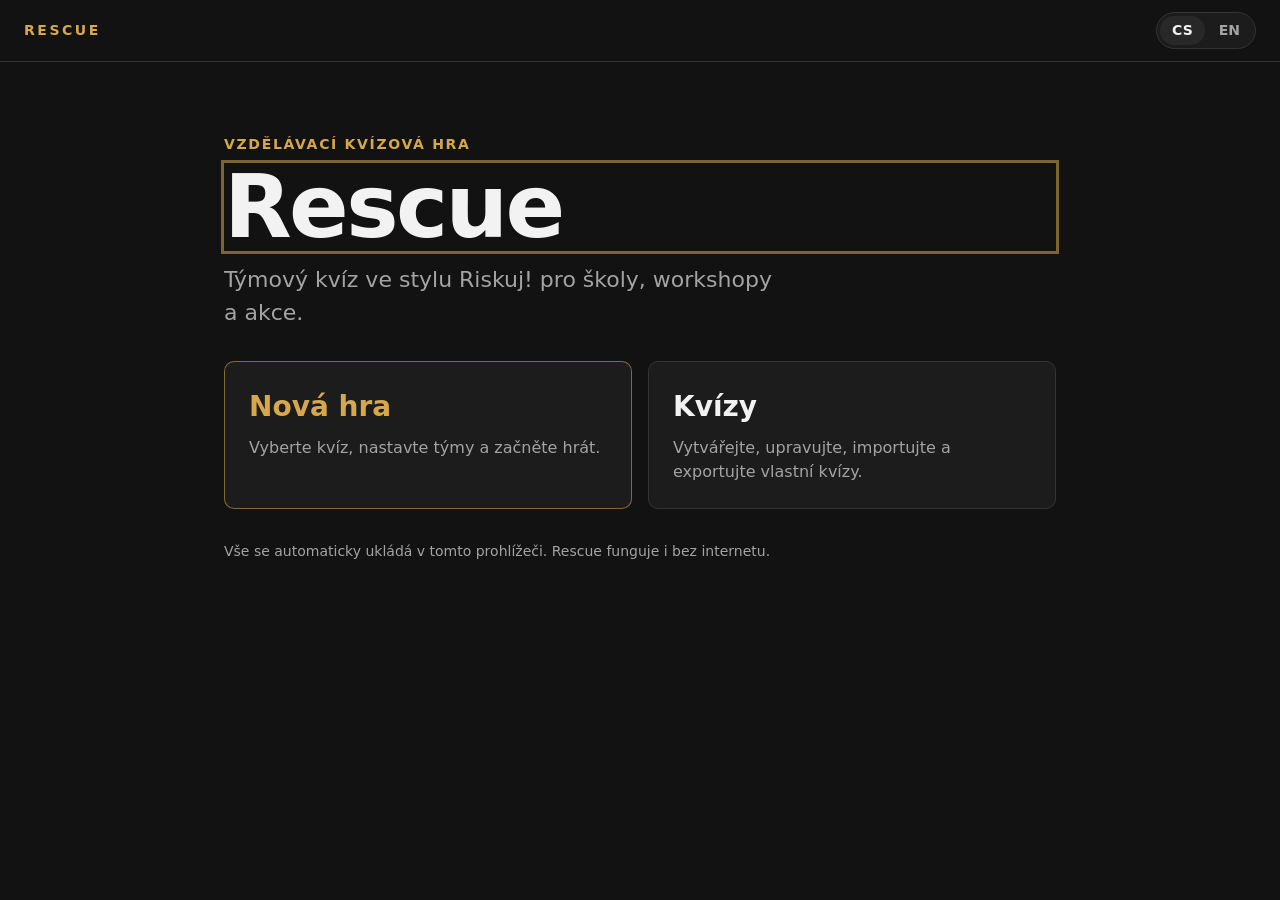
<file: index.html>
<!DOCTYPE html>
<html lang="cs">
<head>
  <meta charset="UTF-8">
  <meta name="viewport" content="width=device-width, initial-scale=1">
  <meta name="color-scheme" content="dark">
  <title>Rescue</title>
  <link rel="icon" href="data:image/svg+xml,%3Csvg xmlns='http://www.w3.org/2000/svg' viewBox='0 0 32 32'%3E%3Crect width='32' height='32' rx='6' fill='%23121212'/%3E%3Ctext x='16' y='23' font-family='Arial,sans-serif' font-size='20' font-weight='700' text-anchor='middle' fill='%23D6A84B'%3ER%3C/text%3E%3C/svg%3E">
  <link rel="stylesheet" href="css/base.css">
  <link rel="stylesheet" href="css/game.css">
  <link rel="stylesheet" href="css/editor.css">
</head>
<body>
  <header class="app-header">
    <span class="brand" aria-hidden="true">Rescue</span>
    <div id="language-switch" class="lang-switch" role="group"></div>
  </header>

  <p id="storage-warning" class="storage-warning" role="alert" hidden></p>

  <!-- Every screen is one <section>. Only one is visible at a time (see js/app.js). -->
  <main id="app">
    <!-- Shown only if the app's files could not be loaded or started (js/app.js hides it on a
         successful start). Styled inline so it is readable even when the CSS files are missing. -->
    <div id="startup-problem" style="max-width:640px;margin:3rem auto;padding:1.5rem;border:1px solid #D6A84B;border-radius:10px;background:#1C1C1C;color:#F2F2F2;font-family:system-ui,sans-serif;line-height:1.5">
      <p style="margin:0 0 .75rem;font-size:1.25rem;font-weight:700;color:#D6A84B">Aplikace se nespustila / The app did not start</p>
      <p style="margin:0 0 .75rem">Nejčastější příčina: soubor <b>index.html</b> byl otevřen přímo ze ZIP archivu nebo bez ostatních souborů. Klikněte na stažený ZIP pravým tlačítkem, zvolte <b>Extrahovat vše</b> a pak otevřete <b>index.html</b> v rozbalené složce. Vedle něj musí být složky <b>css</b>, <b>js</b>, <b>lang</b> a <b>data</b>.</p>
      <p style="margin:0 0 .75rem">Most common cause: <b>index.html</b> was opened directly from the ZIP file or without the other files. Right-click the downloaded ZIP, choose <b>Extract All</b>, then open <b>index.html</b> in the extracted folder. The folders <b>css</b>, <b>js</b>, <b>lang</b> and <b>data</b> must be next to it.</p>
      <p id="startup-problem-details" style="margin:0;font-family:monospace;font-size:.85rem;color:#A3A3A3;white-space:pre-wrap"></p>
    </div>

    <section id="screen-menu" class="screen" hidden></section>
    <section id="screen-setup" class="screen" hidden></section>
    <section id="screen-game" class="screen" hidden></section>
    <section id="screen-results" class="screen" hidden></section>
    <section id="screen-quizzes" class="screen" hidden></section>
    <section id="screen-editor" class="screen" hidden></section>
    <section id="screen-preview" class="screen" hidden></section>
  </main>

  <dialog id="dialog" class="dialog"></dialog>
  <div id="toast-region" class="toast-region" aria-live="polite"></div>

  <noscript>Rescue needs JavaScript to run. / Rescue potřebuje ke spuštění JavaScript.</noscript>

  <!-- Collects technical details for the startup message above, in case something fails. -->
  <script>
    window.addEventListener('error', function (event) {
      var details = document.getElementById('startup-problem-details');
      if (!details) return;
      var source = event.target && (event.target.src || event.target.href);
      details.textContent += (source ? 'Could not load: ' + source : 'Error: ' + event.message) + '\n';
    }, true);
  </script>

  <!-- Order matters: translations and data first, then logic, then screens, then start-up. -->
  <script src="lang/cs.js"></script>
  <script src="lang/en.js"></script>
  <script src="data/preset-quizzes.js"></script>
  <script src="js/quiz.js"></script>
  <script src="js/game.js"></script>
  <script src="js/storage.js"></script>
  <script src="js/i18n.js"></script>
  <script src="js/ui-common.js"></script>
  <script src="js/ui-game.js"></script>
  <script src="js/ui-editor.js"></script>
  <script src="js/app.js"></script>
</body>
</html>
</file>
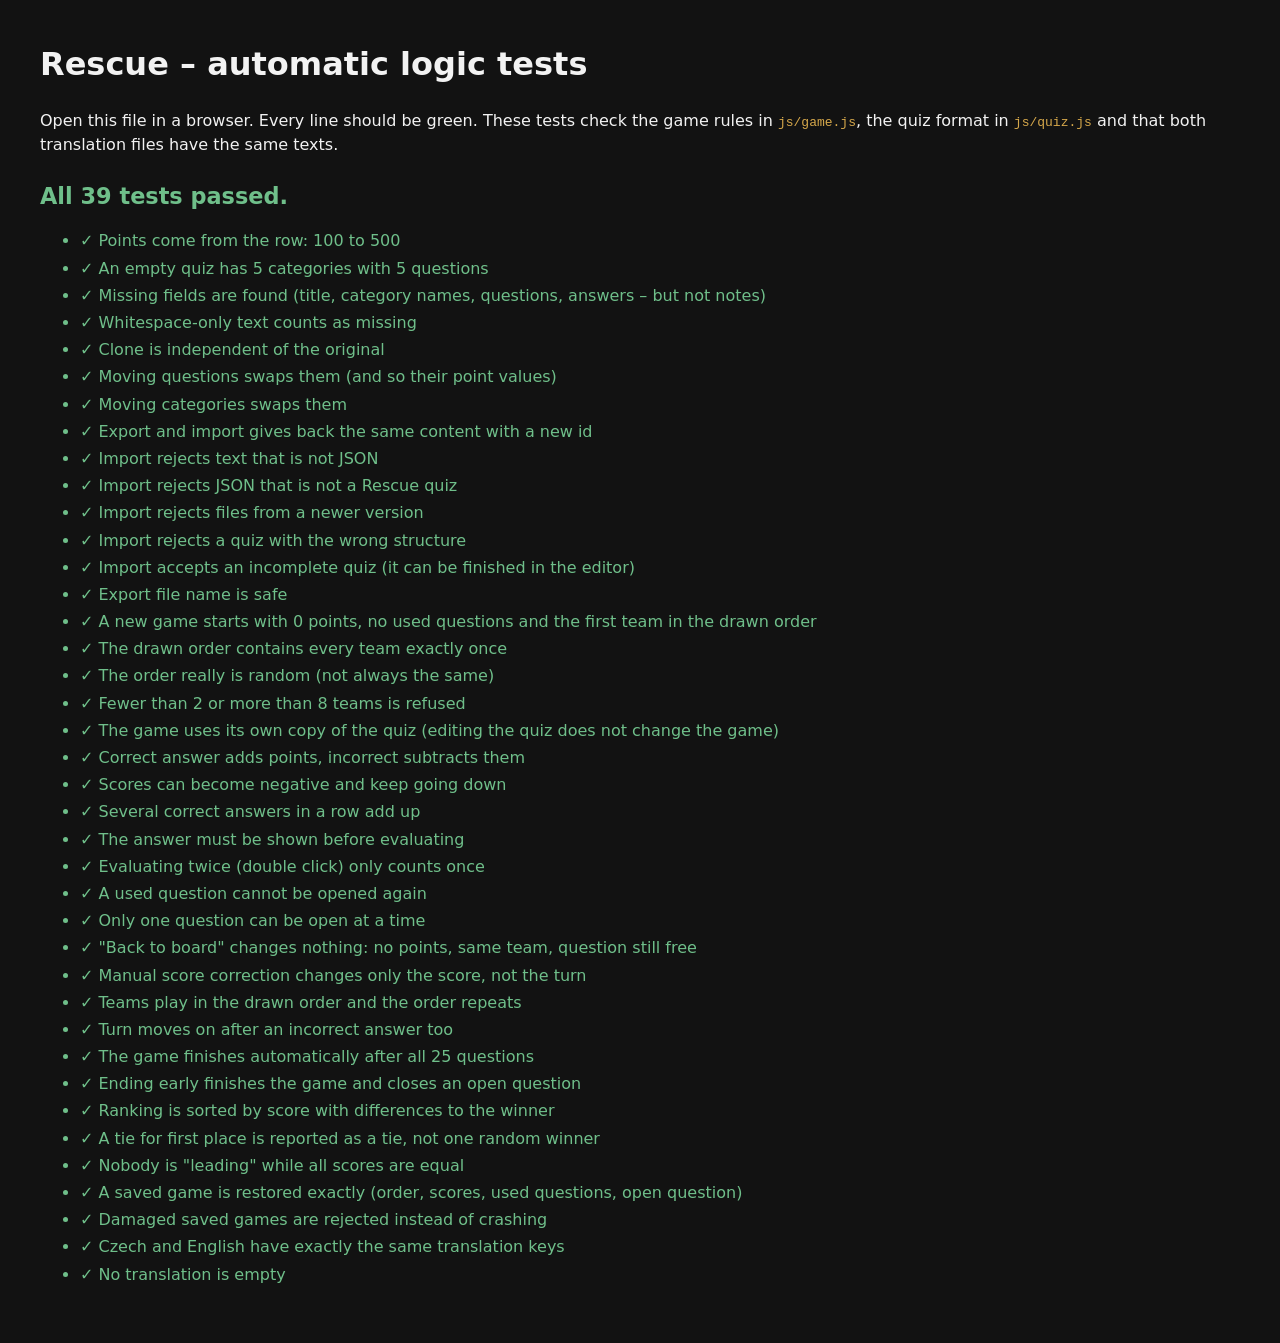
<file: tests.html>
<!DOCTYPE html>
<html lang="en">
<head>
  <meta charset="UTF-8">
  <meta name="viewport" content="width=device-width, initial-scale=1">
  <title>Rescue – logic tests</title>
  <style>
    body { background: #121212; color: #F2F2F2; font-family: system-ui, sans-serif; padding: 2rem; line-height: 1.5; }
    h1 { margin-top: 0; }
    .pass { color: #6FBF8A; }
    .fail { color: #E0806F; font-weight: 700; }
    #summary { font-size: 1.4rem; font-weight: 700; margin-bottom: 1rem; }
    li { margin: 0.2rem 0; }
    code { color: #D6A84B; }
  </style>
</head>
<body>
  <h1>Rescue – automatic logic tests</h1>
  <p>Open this file in a browser. Every line should be green. These tests check the game rules in
     <code>js/game.js</code>, the quiz format in <code>js/quiz.js</code> and that both translation files have the same texts.</p>
  <p id="summary">Running…</p>
  <ul id="results"></ul>

  <script src="lang/cs.js"></script>
  <script src="lang/en.js"></script>
  <script src="js/quiz.js"></script>
  <script src="js/game.js"></script>
  <script>
    const results = [];

    function test(name, fn) {
      try {
        fn();
        results.push({ name, ok: true });
      } catch (error) {
        results.push({ name, ok: false, message: error.message });
      }
    }

    function assertEqual(actual, expected, label) {
      const a = JSON.stringify(actual);
      const e = JSON.stringify(expected);
      if (a !== e) throw new Error((label || 'value') + ': expected ' + e + ' but got ' + a);
    }

    function assert(condition, label) {
      if (!condition) throw new Error(label || 'assertion failed');
    }

    // A complete quiz for testing.
    function makeQuiz() {
      const quiz = Quiz.createEmpty('en');
      quiz.title = 'Test quiz';
      quiz.categories.forEach((category, c) => {
        category.name = 'Category ' + c;
        category.questions.forEach((q, r) => {
          q.question = 'Q ' + c + '-' + r;
          q.answer = 'A ' + c + '-' + r;
        });
      });
      return quiz;
    }

    // A "random" function that always gives the same results, so the drawn order is predictable.
    function fixedRandom(values) {
      let i = 0;
      return () => values[i++ % values.length];
    }

    // Opens, reveals and evaluates one question.
    function play(state, cat, row, correct) {
      assert(Game.openQuestion(state, cat, row), 'question ' + cat + '-' + row + ' should open');
      assert(Game.revealAnswer(state), 'answer should be revealed');
      return Game.evaluateAnswer(state, correct);
    }

    // ---------- Quiz format ----------

    test('Points come from the row: 100 to 500', () => {
      assertEqual([0, 1, 2, 3, 4].map(Quiz.pointsForRow), [100, 200, 300, 400, 500]);
    });

    test('An empty quiz has 5 categories with 5 questions', () => {
      const quiz = Quiz.createEmpty();
      assertEqual(quiz.categories.length, 5);
      assert(quiz.categories.every(c => c.questions.length === 5));
    });

    test('Missing fields are found (title, category names, questions, answers – but not notes)', () => {
      assertEqual(Quiz.findMissingFields(Quiz.createEmpty()).length, 1 + 5 + 25 + 25);
      assertEqual(Quiz.findMissingFields(makeQuiz()).length, 0);
      assert(Quiz.isComplete(makeQuiz()));
    });

    test('Whitespace-only text counts as missing', () => {
      const quiz = makeQuiz();
      quiz.categories[2].questions[3].answer = '   ';
      assertEqual(Quiz.findMissingFields(quiz), [{ field: 'answer', cat: 2, row: 3 }]);
    });

    test('Clone is independent of the original', () => {
      const quiz = makeQuiz();
      const copy = Quiz.clone(quiz);
      copy.categories[0].questions[0].question = 'changed';
      assertEqual(quiz.categories[0].questions[0].question, 'Q 0-0');
    });

    test('Moving questions swaps them (and so their point values)', () => {
      const quiz = makeQuiz();
      Quiz.swapQuestions(quiz, 1, 0, 1);
      assertEqual(quiz.categories[1].questions[0].question, 'Q 1-1');
      assertEqual(quiz.categories[1].questions[1].question, 'Q 1-0');
      assert(!Quiz.swapQuestions(quiz, 1, 4, 5), 'cannot move past the last row');
    });

    test('Moving categories swaps them', () => {
      const quiz = makeQuiz();
      Quiz.swapCategories(quiz, 0, 1);
      assertEqual(quiz.categories[0].name, 'Category 1');
      assert(!Quiz.swapCategories(quiz, 0, -1), 'cannot move before the first category');
    });

    // ---------- Export / import ----------

    test('Export and import gives back the same content with a new id', () => {
      const quiz = makeQuiz();
      quiz.categories[0].questions[0].note = 'Note with "quotes" and čeština';
      const result = Quiz.parseImport(Quiz.toExportText(quiz));
      assert(result.quiz, 'import should succeed');
      assertEqual(result.quiz.categories, quiz.categories);
      assertEqual(result.quiz.title, quiz.title);
      assert(result.quiz.id !== quiz.id, 'imported quiz gets a new id');
    });

    test('Import rejects text that is not JSON', () => {
      assertEqual(Quiz.parseImport('hello').error, 'import.errorNotJson');
    });

    test('Import rejects JSON that is not a Rescue quiz', () => {
      assertEqual(Quiz.parseImport('{"name":"x"}').error, 'import.errorWrongFormat');
      assertEqual(Quiz.parseImport('[1,2,3]').error, 'import.errorWrongFormat');
    });

    test('Import rejects files from a newer version', () => {
      assertEqual(Quiz.parseImport('{"format":"rescue-quiz","formatVersion":99,"quiz":{}}').error, 'import.errorNewerVersion');
    });

    test('Import rejects a quiz with the wrong structure', () => {
      const file = JSON.parse(Quiz.toExportText(makeQuiz()));
      file.quiz.categories.pop();
      assertEqual(Quiz.parseImport(JSON.stringify(file)).error, 'import.errorStructure');
    });

    test('Import accepts an incomplete quiz (it can be finished in the editor)', () => {
      const result = Quiz.parseImport(Quiz.toExportText(Quiz.createEmpty()));
      assert(result.quiz && !Quiz.isComplete(result.quiz));
    });

    test('Export file name is safe', () => {
      const quiz = makeQuiz();
      quiz.title = 'Klima & Energie: Příliš žluťoučký kůň!';
      assertEqual(Quiz.exportFileName(quiz), 'rescue-klima-energie-prilis-zlutoucky-kun.json');
    });

    // ---------- Starting a game ----------

    test('A new game starts with 0 points, no used questions and the first team in the drawn order', () => {
      const state = Game.createGame(makeQuiz(), ['A', 'B', 'C']);
      assertEqual(state.teams.map(t => t.score), [0, 0, 0]);
      assertEqual(state.usedQuestions, []);
      assertEqual(state.status, 'playing');
      assertEqual(Game.currentTeamIndex(state), state.turnOrder[0]);
    });

    test('The drawn order contains every team exactly once', () => {
      for (let n = 2; n <= 8; n++) {
        const order = Game.randomOrder(n);
        assertEqual([...order].sort((a, b) => a - b), Array.from({ length: n }, (_, i) => i), n + ' teams');
      }
    });

    test('The order really is random (not always the same)', () => {
      const seen = new Set();
      for (let i = 0; i < 200; i++) seen.add(Game.randomOrder(4).join(','));
      assert(seen.size > 10, 'only ' + seen.size + ' different orders in 200 draws');
    });

    test('Fewer than 2 or more than 8 teams is refused', () => {
      let failed = 0;
      try { Game.createGame(makeQuiz(), ['A']); } catch (e) { failed++; }
      try { Game.createGame(makeQuiz(), ['1', '2', '3', '4', '5', '6', '7', '8', '9']); } catch (e) { failed++; }
      assertEqual(failed, 2);
    });

    test('The game uses its own copy of the quiz (editing the quiz does not change the game)', () => {
      const quiz = makeQuiz();
      const state = Game.createGame(quiz, ['A', 'B']);
      quiz.categories[0].questions[0].question = 'edited later';
      assertEqual(state.quiz.categories[0].questions[0].question, 'Q 0-0');
    });

    // ---------- Scoring ----------

    test('Correct answer adds points, incorrect subtracts them', () => {
      const state = Game.createGame(makeQuiz(), ['A', 'B'], fixedRandom([0]));
      const first = Game.currentTeamIndex(state);
      play(state, 0, 2, true);   // +300
      const second = Game.currentTeamIndex(state);
      play(state, 0, 3, false);  // -400
      assertEqual(state.teams[first].score, 300);
      assertEqual(state.teams[second].score, -400);
    });

    test('Scores can become negative and keep going down', () => {
      const state = Game.createGame(makeQuiz(), ['A', 'B']);
      const team = Game.currentTeamIndex(state);
      play(state, 0, 0, false);  // team −100
      play(state, 1, 0, true);   // other team
      play(state, 0, 4, false);  // team −500
      assertEqual(state.teams[team].score, -600);
    });

    test('Several correct answers in a row add up', () => {
      const state = Game.createGame(makeQuiz(), ['A', 'B']);
      const team = Game.currentTeamIndex(state);
      play(state, 0, 0, true);   // team +100
      play(state, 1, 0, false);  // other
      play(state, 0, 1, true);   // team +200
      play(state, 1, 1, false);  // other
      play(state, 0, 2, true);   // team +300
      assertEqual(state.teams[team].score, 600);
    });

    test('The answer must be shown before evaluating', () => {
      const state = Game.createGame(makeQuiz(), ['A', 'B']);
      Game.openQuestion(state, 0, 0);
      assertEqual(Game.evaluateAnswer(state, true), null);
      assertEqual(state.teams.map(t => t.score), [0, 0]);
    });

    test('Evaluating twice (double click) only counts once', () => {
      const state = Game.createGame(makeQuiz(), ['A', 'B']);
      const team = Game.currentTeamIndex(state);
      play(state, 0, 0, true);
      assertEqual(Game.evaluateAnswer(state, true), null);
      assertEqual(state.teams[team].score, 100);
      assertEqual(state.turnIndex, 1);
    });

    test('A used question cannot be opened again', () => {
      const state = Game.createGame(makeQuiz(), ['A', 'B']);
      play(state, 2, 2, true);
      assert(!Game.openQuestion(state, 2, 2));
      assert(Game.isQuestionUsed(state, 2, 2));
    });

    test('Only one question can be open at a time', () => {
      const state = Game.createGame(makeQuiz(), ['A', 'B']);
      assert(Game.openQuestion(state, 0, 0));
      assert(!Game.openQuestion(state, 1, 1));
    });

    test('"Back to board" changes nothing: no points, same team, question still free', () => {
      const state = Game.createGame(makeQuiz(), ['A', 'B']);
      const team = Game.currentTeamIndex(state);
      Game.openQuestion(state, 0, 0);
      Game.revealAnswer(state);
      Game.closeQuestion(state);
      assertEqual(state.teams.map(t => t.score), [0, 0]);
      assertEqual(Game.currentTeamIndex(state), team);
      assert(!Game.isQuestionUsed(state, 0, 0));
      assert(Game.openQuestion(state, 0, 0));
    });

    test('Manual score correction changes only the score, not the turn', () => {
      const state = Game.createGame(makeQuiz(), ['A', 'B', 'C']);
      const team = Game.currentTeamIndex(state);
      assert(Game.setScore(state, 1, 750));
      assertEqual(state.teams[1].score, 750);
      assertEqual(Game.currentTeamIndex(state), team);
      assert(!Game.setScore(state, 1, 1.5), 'decimals refused');
      assert(!Game.setScore(state, 1, NaN), 'NaN refused');
      assert(Game.setScore(state, 1, -200), 'negative allowed');
    });

    // ---------- Turn order ----------

    test('Teams play in the drawn order and the order repeats', () => {
      const state = Game.createGame(makeQuiz(), ['A', 'B', 'C', 'D']);
      const order = [...state.turnOrder];
      const played = [];
      for (let i = 0; i < 9; i++) {
        played.push(Game.currentTeamIndex(state));
        play(state, Math.floor(i / 5), i % 5, i % 2 === 0);
      }
      assertEqual(played, [...order, ...order, order[0]]);
      assertEqual(state.turnOrder, order, 'order never changes');
    });

    test('Turn moves on after an incorrect answer too', () => {
      const state = Game.createGame(makeQuiz(), ['A', 'B']);
      const first = Game.currentTeamIndex(state);
      play(state, 0, 0, false);
      assert(Game.currentTeamIndex(state) !== first);
    });

    // ---------- Game end and ranking ----------

    test('The game finishes automatically after all 25 questions', () => {
      const state = Game.createGame(makeQuiz(), ['A', 'B', 'C']);
      for (let c = 0; c < 5; c++) {
        for (let r = 0; r < 5; r++) {
          assertEqual(state.status, 'playing');
          play(state, c, r, true);
        }
      }
      assertEqual(state.status, 'finished');
      assertEqual(state.usedQuestions.length, 25);
      const total = state.teams.reduce((sum, t) => sum + t.score, 0);
      assertEqual(total, 5 * (100 + 200 + 300 + 400 + 500));
    });

    test('Ending early finishes the game and closes an open question', () => {
      const state = Game.createGame(makeQuiz(), ['A', 'B']);
      Game.openQuestion(state, 0, 0);
      Game.finishGame(state);
      assertEqual(state.status, 'finished');
      assertEqual(state.openQuestion, null);
      assert(!Game.openQuestion(state, 1, 1), 'no questions after the end');
    });

    test('Ranking is sorted by score with differences to the winner', () => {
      const state = Game.createGame(makeQuiz(), ['A', 'B', 'C']);
      state.teams[0].score = 300;
      state.teams[1].score = 900;
      state.teams[2].score = -100;
      const ranking = Game.getRanking(state);
      assertEqual(ranking.rows.map(r => r.name), ['B', 'A', 'C']);
      assertEqual(ranking.rows.map(r => r.rank), [1, 2, 3]);
      assertEqual(ranking.rows.map(r => r.behind), [0, 600, 1000]);
      assertEqual(ranking.winners, [1]);
      assertEqual(ranking.isTie, false);
    });

    test('A tie for first place is reported as a tie, not one random winner', () => {
      const state = Game.createGame(makeQuiz(), ['A', 'B', 'C', 'D']);
      state.teams[0].score = 500;
      state.teams[1].score = 500;
      state.teams[2].score = 200;
      state.teams[3].score = 200;
      const ranking = Game.getRanking(state);
      assertEqual(ranking.isTie, true);
      assertEqual(ranking.winners.sort(), [0, 1]);
      assertEqual(ranking.rows.map(r => r.rank), [1, 1, 3, 3]);
    });

    test('Nobody is "leading" while all scores are equal', () => {
      const state = Game.createGame(makeQuiz(), ['A', 'B', 'C']);
      assertEqual(Game.leadingTeams(state), []);
      state.teams[2].score = 100;
      assertEqual(Game.leadingTeams(state), [2]);
      state.teams[0].score = 100;
      assertEqual(Game.leadingTeams(state), [0, 2]);
    });

    // ---------- Saving and restoring ----------

    test('A saved game is restored exactly (order, scores, used questions, open question)', () => {
      const state = Game.createGame(makeQuiz(), ['A', 'B', 'C']);
      play(state, 0, 0, true);
      play(state, 3, 4, false);
      Game.openQuestion(state, 2, 1);
      Game.revealAnswer(state);
      const restored = Game.validateState(JSON.parse(JSON.stringify(state)));
      assert(restored, 'state should be valid');
      assertEqual(restored.turnOrder, state.turnOrder);
      assertEqual(restored.teams, state.teams);
      assertEqual(restored.turnIndex, state.turnIndex);
      assertEqual(restored.usedQuestions, state.usedQuestions);
      assertEqual(restored.openQuestion, { cat: 2, row: 1, answerRevealed: true });
      assertEqual(Game.currentTeamIndex(restored), Game.currentTeamIndex(state));
    });

    test('Damaged saved games are rejected instead of crashing', () => {
      const good = Game.createGame(makeQuiz(), ['A', 'B']);
      const broken = [
        null, 42, {}, { ...good, version: 2 },
        { ...good, turnOrder: [0, 0] },
        { ...good, teams: [{ name: 'A', score: 'x' }, { name: 'B', score: 0 }] },
        { ...good, usedQuestions: [{ cat: 9, row: 0, team: 0 }] },
        { ...good, quiz: { categories: [] } },
        { ...good, status: 'weird' }
      ];
      broken.forEach((data, i) => assertEqual(Game.validateState(data), null, 'case ' + i));
    });

    // ---------- Translations ----------

    test('Czech and English have exactly the same translation keys', () => {
      const cs = Object.keys(TRANSLATIONS.cs.strings).sort();
      const en = Object.keys(TRANSLATIONS.en.strings).sort();
      const onlyCs = cs.filter(k => !en.includes(k));
      const onlyEn = en.filter(k => !cs.includes(k));
      assert(onlyCs.length === 0 && onlyEn.length === 0,
        'only in cs: ' + onlyCs.join(', ') + ' | only in en: ' + onlyEn.join(', '));
    });

    test('No translation is empty', () => {
      for (const lang of ['cs', 'en']) {
        const empty = Object.entries(TRANSLATIONS[lang].strings).filter(([, v]) => !v.trim()).map(([k]) => k);
        assertEqual(empty, [], lang);
      }
    });

    // ---------- Show results ----------

    const failed = results.filter(r => !r.ok);
    const summary = document.getElementById('summary');
    summary.textContent = failed.length === 0
      ? 'All ' + results.length + ' tests passed.'
      : failed.length + ' of ' + results.length + ' tests FAILED.';
    summary.className = failed.length === 0 ? 'pass' : 'fail';
    document.getElementById('results').append(...results.map(r => {
      const li = document.createElement('li');
      li.className = r.ok ? 'pass' : 'fail';
      li.textContent = (r.ok ? '✓ ' : '✗ ') + r.name + (r.ok ? '' : ' — ' + r.message);
      return li;
    }));
    window.testResults = { total: results.length, failed: failed.map(f => f.name + ': ' + f.message) };
  </script>
</body>
</html>
</file>
<file: css/base.css>
/* base.css
   The design system: colours, typography, buttons, form fields, panels, dialogs and notifications.
   All colours and sizes are CSS variables defined in :root – change them here and the whole app follows. */

:root {
  /* Palette */
  --color-bg: #121212;
  --color-surface: #1C1C1C;
  --color-elevated: #282828;
  --color-border: #333333;
  --color-border-strong: #4A4A4A;
  --color-text: #F2F2F2;
  --color-text-muted: #A3A3A3;      /* slightly lighter than #999 for better contrast on #282828 */
  --color-accent: #D6A84B;
  --color-accent-strong: #E4B95E;
  --color-accent-soft: rgba(214, 168, 75, 0.14);
  --color-on-accent: #141414;
  --color-correct: #6FBF8A;
  --color-incorrect: #E0806F;
  --color-warning: #E0B45A;

  /* Typography: system fonts only, so the app works offline with nothing to download */
  --font: system-ui, -apple-system, "Segoe UI", Roboto, "Helvetica Neue", Arial, sans-serif;
  --text-sm: 0.875rem;
  --text-base: 1rem;
  --text-lg: 1.125rem;
  --text-xl: 1.375rem;
  --text-2xl: 1.75rem;
  --text-3xl: 2.25rem;

  /* Spacing, shapes, motion */
  --space-1: 0.25rem;
  --space-2: 0.5rem;
  --space-3: 0.75rem;
  --space-4: 1rem;
  --space-5: 1.5rem;
  --space-6: 2rem;
  --space-7: 3rem;
  --radius: 10px;
  --radius-sm: 6px;
  --transition: 150ms ease;
  --focus-ring: 0 0 0 3px rgba(214, 168, 75, 0.55);
}

*, *::before, *::after { box-sizing: border-box; }

html { -webkit-text-size-adjust: 100%; }

body {
  margin: 0;
  min-height: 100vh;
  background: var(--color-bg);
  color: var(--color-text);
  font-family: var(--font);
  font-size: var(--text-base);
  line-height: 1.5;
  -webkit-font-smoothing: antialiased;
}

h1, h2, h3, p { margin: 0; }
h1 { font-size: var(--text-3xl); font-weight: 700; letter-spacing: -0.01em; line-height: 1.15; }
h2 { font-size: var(--text-xl); font-weight: 650; line-height: 1.25; }
h1:focus { outline: none; }

button, input, select, textarea { font: inherit; color: inherit; }

[hidden] { display: none !important; }

:focus-visible { outline: none; box-shadow: var(--focus-ring); }

.visually-hidden {
  position: absolute; width: 1px; height: 1px; padding: 0; margin: -1px;
  overflow: hidden; clip: rect(0 0 0 0); white-space: nowrap; border: 0;
}

@media (prefers-reduced-motion: reduce) {
  *, *::before, *::after { transition: none !important; animation: none !important; }
}

/* ---------- App header ---------- */

.app-header {
  display: flex; align-items: center; justify-content: space-between;
  padding: var(--space-3) var(--space-5);
  border-bottom: 1px solid var(--color-border);
  background: var(--color-bg);
}
.brand {
  font-weight: 700; letter-spacing: 0.18em; text-transform: uppercase;
  font-size: var(--text-sm); color: var(--color-accent);
}
.lang-switch {
  display: inline-flex; padding: 3px; gap: 2px;
  background: var(--color-surface); border: 1px solid var(--color-border); border-radius: 999px;
}
.lang-button {
  min-width: 2.75rem; padding: var(--space-1) var(--space-3);
  border: 0; border-radius: 999px; background: transparent; color: var(--color-text-muted);
  font-size: var(--text-sm); font-weight: 600; cursor: pointer;
  transition: background var(--transition), color var(--transition);
}
.lang-button:hover { color: var(--color-text); }
.lang-button.is-active { background: var(--color-elevated); color: var(--color-text); }

.storage-warning {
  margin: 0; padding: var(--space-3) var(--space-5);
  background: rgba(224, 180, 90, 0.12); color: var(--color-warning);
  border-bottom: 1px solid rgba(224, 180, 90, 0.35); font-size: var(--text-sm);
}

/* ---------- Page layout ---------- */

.page { max-width: 1200px; margin: 0 auto; padding: var(--space-6) var(--space-5) var(--space-7); }
.page-narrow { max-width: 820px; }
.page-header {
  display: flex; flex-wrap: wrap; align-items: flex-start; justify-content: space-between;
  gap: var(--space-4); margin-bottom: var(--space-5);
}
.page-header-actions { display: flex; flex-wrap: wrap; align-items: center; gap: var(--space-2); }
.page-lead { margin-top: var(--space-2); color: var(--color-text-muted); max-width: 60ch; }
.page-eyebrow {
  font-size: var(--text-sm); font-weight: 600; letter-spacing: 0.08em; text-transform: uppercase;
  color: var(--color-accent); margin-bottom: var(--space-1);
}
.page-actions { display: flex; flex-wrap: wrap; justify-content: flex-end; gap: var(--space-3); margin-top: var(--space-5); }

.panel {
  background: var(--color-surface);
  border: 1px solid var(--color-border);
  border-radius: var(--radius);
  padding: var(--space-5);
}
.panel + .panel { margin-top: var(--space-4); }
.panel-heading { font-size: var(--text-lg); margin-bottom: var(--space-3); }
.panel-hint { color: var(--color-text-muted); font-size: var(--text-sm); }
.panel > .panel-hint { margin-bottom: var(--space-3); }

/* ---------- Buttons ---------- */

.btn {
  display: inline-flex; align-items: center; justify-content: center; gap: var(--space-2);
  min-height: 2.75rem; padding: var(--space-2) var(--space-4);
  border: 1px solid transparent; border-radius: var(--radius-sm);
  font-weight: 600; line-height: 1.2; white-space: nowrap; cursor: pointer;
  transition: background var(--transition), border-color var(--transition), color var(--transition);
}
.btn:disabled { opacity: 0.4; cursor: not-allowed; }
.btn-large { min-height: 3.25rem; padding: var(--space-3) var(--space-6); font-size: var(--text-lg); }

.btn-primary { background: var(--color-accent); color: var(--color-on-accent); }
.btn-primary:hover:not(:disabled) { background: var(--color-accent-strong); }

.btn-secondary { background: var(--color-elevated); border-color: var(--color-border-strong); }
.btn-secondary:hover:not(:disabled) { border-color: var(--color-text-muted); }

.btn-ghost { background: transparent; color: var(--color-text-muted); border-color: var(--color-border); }
.btn-ghost:hover:not(:disabled) { color: var(--color-text); border-color: var(--color-border-strong); }

.btn-danger { background: var(--color-incorrect); color: var(--color-on-accent); }
.btn-danger:hover:not(:disabled) { filter: brightness(1.08); }
.btn-danger-text { color: var(--color-incorrect); }

.btn-correct { background: transparent; color: var(--color-correct); border: 2px solid var(--color-correct); }
.btn-correct:hover:not(:disabled) { background: rgba(111, 191, 138, 0.14); }
.btn-incorrect { background: transparent; color: var(--color-incorrect); border: 2px solid var(--color-incorrect); }
.btn-incorrect:hover:not(:disabled) { background: rgba(224, 128, 111, 0.14); }

/* ---------- Form fields ---------- */

.field { display: flex; flex-direction: column; gap: var(--space-1); min-width: 0; }
.field-label { font-size: var(--text-sm); font-weight: 600; color: var(--color-text); }
.field-optional { font-weight: 400; color: var(--color-text-muted); }
.field-hint { font-size: var(--text-sm); color: var(--color-text-muted); }

.input {
  width: 100%; padding: var(--space-2) var(--space-3);
  background: var(--color-bg); color: var(--color-text);
  border: 1px solid var(--color-border-strong); border-radius: var(--radius-sm);
  transition: border-color var(--transition);
}
.input:hover { border-color: var(--color-text-muted); }
.input:focus { outline: none; border-color: var(--color-accent); box-shadow: var(--focus-ring); }
.input::placeholder { color: #6E6E6E; }
textarea.input { resize: vertical; min-height: 2.75rem; line-height: 1.45; }
select.input { min-height: 2.75rem; }
.input.is-missing { border-color: var(--color-warning); background: rgba(224, 180, 90, 0.06); }

.form-error { color: var(--color-incorrect); font-weight: 600; min-height: 1.5em; margin-top: var(--space-4); }

/* ---------- Tags and notices ---------- */

.tag {
  display: inline-flex; align-items: center;
  padding: 2px var(--space-2); border-radius: 999px;
  font-size: 0.75rem; font-weight: 600; letter-spacing: 0.02em;
  background: var(--color-elevated); color: var(--color-text-muted); border: 1px solid var(--color-border-strong);
}
.tag-accent { background: var(--color-accent-soft); color: var(--color-accent); border-color: rgba(214, 168, 75, 0.45); }
.tag-ok { color: var(--color-correct); border-color: rgba(111, 191, 138, 0.45); }
.tag-warning { color: var(--color-warning); border-color: rgba(224, 180, 90, 0.45); }

.notice {
  display: flex; flex-wrap: wrap; align-items: center; justify-content: space-between; gap: var(--space-3);
  padding: var(--space-3) var(--space-4); border-radius: var(--radius-sm);
  background: var(--color-elevated); border: 1px solid var(--color-border-strong);
}
.notice-ok { border-color: rgba(111, 191, 138, 0.45); color: var(--color-correct); }
.notice-warning { border-color: rgba(224, 180, 90, 0.45); }
.notice-warning p { color: var(--color-warning); }

/* ---------- Choice list (radio cards) ---------- */

.choice-list { display: flex; flex-direction: column; gap: var(--space-2); }
.choice {
  display: flex; align-items: flex-start; gap: var(--space-3);
  padding: var(--space-3) var(--space-4); cursor: pointer;
  border: 1px solid var(--color-border-strong); border-radius: var(--radius-sm);
  transition: border-color var(--transition), background var(--transition);
}
.choice:hover { border-color: var(--color-text-muted); }
.choice:has(input:checked) { border-color: var(--color-accent); background: var(--color-accent-soft); }
.choice:has(input:focus-visible) { box-shadow: var(--focus-ring); }
.choice.is-disabled { opacity: 0.55; cursor: not-allowed; }
.choice input { margin-top: 0.3rem; accent-color: var(--color-accent); width: 1.1rem; height: 1.1rem; }
.choice-body { display: flex; flex-direction: column; }
.choice-title { font-weight: 600; }
.choice-meta { font-size: var(--text-sm); color: var(--color-text-muted); }

/* ---------- Dialog ---------- */

.dialog {
  width: min(520px, calc(100vw - 2rem));
  padding: var(--space-5);
  background: var(--color-surface); color: var(--color-text);
  border: 1px solid var(--color-border-strong); border-radius: var(--radius);
  box-shadow: 0 20px 60px rgba(0, 0, 0, 0.5);
}
.dialog::backdrop { background: rgba(0, 0, 0, 0.65); }
.dialog-title { font-size: var(--text-xl); margin-bottom: var(--space-2); }
.dialog-message { color: var(--color-text-muted); margin-bottom: var(--space-4); }
.dialog-actions { display: flex; flex-wrap: wrap; justify-content: flex-end; gap: var(--space-2); margin-top: var(--space-5); }

/* ---------- Toasts ---------- */

.toast-region {
  position: fixed; left: 50%; top: 4.5rem; transform: translateX(-50%);
  display: flex; flex-direction: column; align-items: center; gap: var(--space-2);
  z-index: 100; pointer-events: none; width: max-content; max-width: calc(100vw - 2rem);
}
.toast {
  padding: var(--space-3) var(--space-5); border-radius: var(--radius-sm);
  background: var(--color-elevated); border: 1px solid var(--color-border-strong);
  border-left: 4px solid var(--color-text-muted);
  box-shadow: 0 8px 24px rgba(0, 0, 0, 0.4); font-weight: 500;
  transition: opacity 400ms ease, transform 400ms ease;
}
.toast-success { border-left-color: var(--color-correct); }
.toast-error { border-left-color: var(--color-incorrect); }
.toast-warning { border-left-color: var(--color-warning); }
.toast-hide { opacity: 0; transform: translateY(-6px); }

/* ---------- Main menu ---------- */

.menu {
  max-width: 880px; margin: 0 auto;
  padding: clamp(2rem, 8vh, 6rem) var(--space-5) var(--space-7);
  display: flex; flex-direction: column; gap: var(--space-6);
}
.menu-eyebrow {
  font-size: var(--text-sm); font-weight: 600; letter-spacing: 0.12em; text-transform: uppercase;
  color: var(--color-accent);
}
.menu-title { font-size: clamp(3rem, 8vw, 5.5rem); letter-spacing: -0.03em; line-height: 1; margin: var(--space-2) 0 var(--space-3); }
.menu-tagline { font-size: var(--text-xl); color: var(--color-text-muted); max-width: 40ch; }

.menu-resume {
  display: flex; flex-wrap: wrap; align-items: center; justify-content: space-between; gap: var(--space-4);
  border-color: rgba(214, 168, 75, 0.45);
}
.menu-resume .panel-heading { margin-bottom: var(--space-1); color: var(--color-accent); }
.menu-resume-actions { display: flex; gap: var(--space-2); flex-wrap: wrap; }

.menu-actions { display: grid; grid-template-columns: repeat(auto-fit, minmax(260px, 1fr)); gap: var(--space-4); }
.menu-card {
  display: flex; flex-direction: column; gap: var(--space-2); text-align: left;
  padding: var(--space-5); cursor: pointer;
  background: var(--color-surface); border: 1px solid var(--color-border); border-radius: var(--radius);
  transition: border-color var(--transition), background var(--transition);
}
.menu-card:hover { border-color: var(--color-border-strong); background: var(--color-elevated); }
.menu-card.is-primary { border-color: rgba(214, 168, 75, 0.55); }
.menu-card.is-primary .menu-card-title { color: var(--color-accent); }
.menu-card-title { font-size: var(--text-2xl); font-weight: 700; }
.menu-card-text { color: var(--color-text-muted); }
.menu-footnote { color: var(--color-text-muted); font-size: var(--text-sm); }

/* ---------- Smaller screens ---------- */

@media (max-width: 640px) {
  .page { padding: var(--space-5) var(--space-4) var(--space-6); }
  h1 { font-size: var(--text-2xl); }
  .panel { padding: var(--space-4); }
  .app-header { padding: var(--space-2) var(--space-4); }
}
</file>
<file: css/game.css>
/* game.css
   Game setup, the game board, the question view, the team panel and the results screen.
   The game screens are made for projectors: big text, high contrast, little decoration. */

/* The game screen fills the whole window height. */
body { display: flex; flex-direction: column; }
#app { flex: 1; display: flex; flex-direction: column; }
.screen { flex: 1; }
#screen-game { display: flex; flex-direction: column; }

/* In fullscreen the app header is hidden to give the board all the space. */
body.is-fullscreen[data-screen="game"] .app-header { display: none; }

/* ---------- Setup ---------- */

.stepper { display: flex; align-items: center; gap: var(--space-3); margin-bottom: var(--space-4); }
.stepper .field-label { margin-right: var(--space-2); }
.stepper .btn { min-width: 2.75rem; padding: 0; font-size: var(--text-xl); }
.stepper-value { min-width: 2ch; text-align: center; font-size: var(--text-2xl); font-weight: 700; color: var(--color-accent); }

.team-name-grid { display: grid; grid-template-columns: repeat(auto-fill, minmax(220px, 1fr)); gap: var(--space-3); }
.setup-summary { font-size: var(--text-lg); margin-bottom: var(--space-2); }

.order-list { margin: 0; padding-left: 1.6rem; font-size: var(--text-xl); font-weight: 600; }
.order-list li { padding: var(--space-1) 0; }
.order-list li::marker { color: var(--color-accent); }

/* ---------- Game layout ---------- */

.game-layout {
  flex: 1; display: flex; flex-direction: column; gap: var(--space-4);
  padding: var(--space-4) var(--space-5) var(--space-5);
  min-height: 0;
}

.game-topbar { display: flex; flex-wrap: wrap; align-items: center; justify-content: space-between; gap: var(--space-3); }
.game-heading { display: flex; align-items: baseline; flex-wrap: wrap; gap: var(--space-2) var(--space-4); min-width: 0; }
.game-quiz-title { font-size: var(--text-xl); font-weight: 650; }
.game-progress { color: var(--color-text-muted); font-size: var(--text-sm); font-variant-numeric: tabular-nums; }
.game-controls { display: flex; flex-wrap: wrap; gap: var(--space-2); }
.game-controls .btn { min-height: 2.5rem; padding: var(--space-1) var(--space-3); font-size: var(--text-sm); }

.game-main {
  flex: 1; display: grid; gap: var(--space-4);
  grid-template-columns: minmax(0, 1fr) minmax(220px, 300px);
  min-height: 0;
}
.game-stage { display: flex; flex-direction: column; gap: var(--space-4); min-width: 0; min-height: 0; }

/* Who is playing now */
.turn-banner {
  display: flex; align-items: baseline; gap: var(--space-4);
  padding: var(--space-3) var(--space-5);
  background: var(--color-surface); border: 1px solid rgba(214, 168, 75, 0.45);
  border-left: 6px solid var(--color-accent); border-radius: var(--radius);
}
.turn-label { text-transform: uppercase; letter-spacing: 0.1em; font-size: var(--text-sm); font-weight: 600; color: var(--color-text-muted); }
.turn-team { font-size: clamp(1.5rem, 2.6vw, 2.6rem); font-weight: 700; color: var(--color-accent); line-height: 1.15; overflow-wrap: anywhere; }

/* ---------- Board ---------- */

.board {
  flex: 1; display: grid;
  grid-template-columns: repeat(5, minmax(0, 1fr));
  grid-template-rows: auto repeat(5, minmax(56px, 1fr));
  gap: clamp(6px, 0.8vw, 12px);
  min-height: 380px;
}

.board-category {
  display: flex; align-items: center; justify-content: center; text-align: center;
  padding: var(--space-3) var(--space-2);
  font-size: clamp(0.95rem, 1.45vw, 1.6rem); font-weight: 700; line-height: 1.2;
  text-transform: uppercase; letter-spacing: 0.03em;
  border-bottom: 2px solid var(--color-accent);
  overflow-wrap: anywhere; hyphens: auto;
}

.board-cell {
  display: flex; flex-direction: column; align-items: center; justify-content: center; gap: 2px;
  padding: var(--space-2);
  background: var(--color-elevated); border: 1px solid var(--color-border-strong); border-radius: var(--radius-sm);
  cursor: pointer;
  transition: background var(--transition), border-color var(--transition), transform var(--transition);
}
.board-cell .cell-points {
  font-size: clamp(1.5rem, 3.4vw, 3.4rem); font-weight: 800; color: var(--color-accent);
  font-variant-numeric: tabular-nums; letter-spacing: -0.02em; line-height: 1;
}
button.board-cell:hover { background: #303030; border-color: var(--color-accent); transform: translateY(-1px); }

/* Played questions stay visible, but clearly inactive: dimmed, struck through, and with the result as text. */
.board-cell.is-used { background: var(--color-surface); border-color: var(--color-border); border-style: dashed; cursor: default; }
.board-cell.is-used .cell-points { color: #5C5C5C; text-decoration: line-through; text-decoration-thickness: 3px; font-size: clamp(1.1rem, 2.2vw, 2.2rem); }
.cell-result { font-size: clamp(0.7rem, 0.95vw, 0.95rem); color: var(--color-text-muted); text-align: center; line-height: 1.2; overflow-wrap: anywhere; }
.was-correct .cell-result { color: var(--color-correct); }
.was-incorrect .cell-result { color: var(--color-incorrect); }

/* ---------- Question view ---------- */

.question-view {
  flex: 1; display: flex; flex-direction: column; gap: var(--space-5);
  padding: clamp(1.25rem, 3vw, 3rem);
  background: var(--color-surface); border: 1px solid var(--color-border); border-radius: var(--radius);
  min-height: 380px;
}
.question-meta { display: flex; flex-wrap: wrap; justify-content: space-between; gap: var(--space-3); align-items: baseline; }
.question-category { text-transform: uppercase; letter-spacing: 0.08em; font-weight: 700; color: var(--color-text-muted); font-size: clamp(0.95rem, 1.3vw, 1.3rem); }
.question-points { font-size: clamp(1.4rem, 2.4vw, 2.4rem); font-weight: 800; color: var(--color-accent); font-variant-numeric: tabular-nums; }
.question-text {
  flex: 1; display: flex; flex-direction: column; justify-content: center;
  font-size: clamp(1.6rem, 3.1vw, 3.3rem); font-weight: 650; line-height: 1.3;
  white-space: pre-line; overflow-wrap: anywhere;
}
.answer-box {
  padding: var(--space-4) var(--space-5);
  border: 2px solid var(--color-accent); border-radius: var(--radius);
  background: var(--color-accent-soft);
}
.answer-label { display: block; text-transform: uppercase; letter-spacing: 0.1em; font-size: var(--text-sm); font-weight: 700; color: var(--color-accent); margin-bottom: var(--space-1); }
.answer-text { font-size: clamp(1.4rem, 2.5vw, 2.6rem); font-weight: 700; line-height: 1.25; white-space: pre-line; overflow-wrap: anywhere; }
.answer-note { margin-top: var(--space-3); font-size: clamp(1rem, 1.4vw, 1.4rem); color: var(--color-text-muted); white-space: pre-line; }

/* Smaller text for long questions and answers, so everything fits without scrolling. */
.question-view.has-long-question .question-text { font-size: clamp(1.4rem, 2.4vw, 2.6rem); }
.question-view.is-revealed .question-text { flex: 0 0 auto; font-size: clamp(1.3rem, 2.1vw, 2.3rem); }
.question-view.is-revealed.has-long-question .question-text { font-size: clamp(1.15rem, 1.7vw, 1.9rem); }
.question-view.has-long-answer .answer-text { font-size: clamp(1.1rem, 1.7vw, 1.9rem); line-height: 1.35; }
.question-view.is-revealed { gap: var(--space-4); padding: clamp(1rem, 2.2vw, 2.2rem); }
.question-view.is-revealed .question-actions { margin-top: auto; }

.question-actions { display: flex; flex-wrap: wrap; justify-content: flex-end; gap: var(--space-3); }
.question-actions .btn { min-height: 3.5rem; padding: var(--space-3) var(--space-6); font-size: clamp(1rem, 1.3vw, 1.3rem); }
.question-actions .btn-ghost { margin-right: auto; }

/* ---------- Team panel ---------- */

.team-panel {
  display: flex; flex-direction: column; gap: var(--space-3);
  padding: var(--space-4);
  background: var(--color-surface); border: 1px solid var(--color-border); border-radius: var(--radius);
  min-height: 0; overflow-y: auto;
}
.team-panel-title { font-size: var(--text-sm); text-transform: uppercase; letter-spacing: 0.1em; color: var(--color-text-muted); }
.team-list { list-style: none; margin: 0; padding: 0; display: flex; flex-direction: column; gap: var(--space-2); }
.team-row {
  display: grid; grid-template-columns: auto minmax(0, 1fr) auto; align-items: center; gap: var(--space-3);
  padding: var(--space-2) var(--space-3);
  border: 1px solid var(--color-border); border-radius: var(--radius-sm);
  background: var(--color-bg);
}
.team-row.is-current { border-color: var(--color-accent); background: var(--color-accent-soft); box-shadow: inset 4px 0 0 var(--color-accent); }
.team-position {
  display: inline-flex; align-items: center; justify-content: center;
  width: 1.75rem; height: 1.75rem; border-radius: 50%;
  background: var(--color-elevated); color: var(--color-text-muted); font-size: var(--text-sm); font-weight: 700;
}
.team-row.is-current .team-position { background: var(--color-accent); color: var(--color-on-accent); }
.team-info { display: flex; flex-direction: column; gap: 2px; min-width: 0; }
.team-name { font-weight: 650; font-size: clamp(1rem, 1.25vw, 1.25rem); overflow-wrap: anywhere; line-height: 1.2; }
.team-tags { display: flex; flex-wrap: wrap; gap: var(--space-1); }
.team-tags:empty { display: none; }
.team-score {
  min-width: 4.5rem; padding: var(--space-1) var(--space-2);
  background: transparent; border: 1px solid transparent; border-radius: var(--radius-sm);
  font-size: clamp(1.25rem, 1.8vw, 1.8rem); font-weight: 800; text-align: right;
  font-variant-numeric: tabular-nums; cursor: pointer;
}
.team-score:hover { border-color: var(--color-border-strong); background: var(--color-elevated); }
.team-score.is-negative { color: var(--color-incorrect); }
.team-panel-hint { font-size: 0.8rem; color: var(--color-text-muted); margin-top: auto; }

/* Score correction dialog */
.score-editor { display: flex; flex-direction: column; gap: var(--space-2); }
.score-editor-row { display: flex; gap: var(--space-2); }
.input-score { text-align: center; font-size: var(--text-2xl); font-weight: 700; font-variant-numeric: tabular-nums; }

/* ---------- Results ---------- */

.results { text-align: center; }
.results-eyebrow { color: var(--color-text-muted); text-transform: uppercase; letter-spacing: 0.1em; font-size: var(--text-sm); font-weight: 600; }
.results-title { margin-top: var(--space-4); color: var(--color-text-muted); font-size: var(--text-2xl); font-weight: 600; }
.results-winner { font-size: clamp(2.2rem, 5vw, 4rem); font-weight: 800; color: var(--color-accent); line-height: 1.1; margin: var(--space-2) 0 var(--space-3); overflow-wrap: anywhere; }
.results-note { color: var(--color-text-muted); }
.results .panel { margin-top: var(--space-5); text-align: left; padding: var(--space-2) var(--space-4); }
.results .page-actions { justify-content: center; }

.results-table { width: 100%; border-collapse: collapse; font-size: var(--text-lg); }
.results-table th, .results-table td { padding: var(--space-3) var(--space-2); border-bottom: 1px solid var(--color-border); text-align: left; }
.results-table thead th { font-size: var(--text-sm); color: var(--color-text-muted); font-weight: 600; text-transform: uppercase; letter-spacing: 0.06em; }
.results-table tbody tr:last-child > * { border-bottom: 0; }
.results-table tbody th { font-weight: 650; }
.results-table .num { text-align: right; font-variant-numeric: tabular-nums; }
.results-table .score { font-weight: 800; }
.results-table .rank { width: 4rem; color: var(--color-text-muted); font-weight: 700; }
.results-table tr.is-winner .rank,
.results-table tr.is-winner th,
.results-table tr.is-winner .score { color: var(--color-accent); }

/* ---------- Smaller screens (tablets in portrait, small laptops) ---------- */

@media (max-width: 900px) {
  .game-main { grid-template-columns: 1fr; }
  .team-list { display: grid; grid-template-columns: repeat(auto-fill, minmax(220px, 1fr)); }
  .board { min-height: 320px; }
  .board-category { font-size: 0.8rem; letter-spacing: 0; }
}

@media (max-width: 640px) {
  .game-layout { padding: var(--space-3); }
  .question-actions .btn { flex: 1 1 auto; padding: var(--space-3); }
  .question-actions .btn-ghost { margin-right: 0; }
}
</file>
<file: css/editor.css>
/* editor.css
   The quiz list, the quiz editor and the quiz preview. Calm and form-like on purpose. */

/* ---------- Quiz list ---------- */

.quiz-list { list-style: none; margin: 0; padding: 0; display: flex; flex-direction: column; gap: var(--space-3); }
.quiz-card {
  display: flex; flex-wrap: wrap; align-items: center; justify-content: space-between; gap: var(--space-4);
  padding: var(--space-4) var(--space-5);
  background: var(--color-surface); border: 1px solid var(--color-border); border-radius: var(--radius);
}
.quiz-card-main { display: flex; flex-direction: column; gap: var(--space-2); min-width: 0; flex: 1 1 320px; }
.quiz-card-title { font-size: var(--text-xl); overflow-wrap: anywhere; }
.quiz-card-meta { display: flex; flex-wrap: wrap; align-items: center; gap: var(--space-2) var(--space-3); }
.quiz-card-detail { font-size: var(--text-sm); color: var(--color-text-muted); }
.quiz-card-note { font-size: var(--text-sm); color: var(--color-text-muted); }
.quiz-card-actions { display: flex; flex-wrap: wrap; gap: var(--space-2); }
.quiz-card-actions .btn { min-height: 2.5rem; padding: var(--space-1) var(--space-3); font-size: var(--text-sm); }

/* ---------- Editor ---------- */

.editor-status { font-size: var(--text-sm); color: var(--color-text-muted); margin-right: var(--space-2); }

.editor-basics { display: grid; grid-template-columns: minmax(0, 2fr) minmax(200px, 1fr); gap: var(--space-4); }
.editor-validation { margin: var(--space-4) 0; }

.category-tabs {
  display: flex; gap: var(--space-1); overflow-x: auto;
  border-bottom: 1px solid var(--color-border);
}
.category-tab {
  display: flex; flex-direction: column; align-items: flex-start; gap: 2px;
  min-width: 140px; max-width: 220px; padding: var(--space-3) var(--space-4);
  background: transparent; border: 1px solid transparent; border-bottom: 0;
  border-radius: var(--radius-sm) var(--radius-sm) 0 0;
  color: var(--color-text-muted); cursor: pointer; text-align: left;
  transition: color var(--transition), background var(--transition);
}
.category-tab:hover { color: var(--color-text); background: var(--color-surface); }
.category-tab.is-active {
  color: var(--color-text); background: var(--color-surface);
  border-color: var(--color-border); box-shadow: inset 0 3px 0 var(--color-accent);
}
.category-tab-name { font-weight: 650; max-width: 100%; overflow: hidden; text-overflow: ellipsis; white-space: nowrap; }
.category-tab-count { font-size: 0.75rem; color: var(--color-correct); }
.category-tab.has-missing .category-tab-count { color: var(--color-warning); }

.category-panel { border-top-left-radius: 0; border-top-right-radius: 0; border-top: 0; }
.category-panel-header {
  display: flex; flex-wrap: wrap; align-items: flex-end; gap: var(--space-3);
  padding-bottom: var(--space-4); margin-bottom: var(--space-4); border-bottom: 1px solid var(--color-border);
}
.category-panel-header .field { flex: 1 1 280px; }

.move-buttons { display: flex; gap: var(--space-2); }
.move-buttons .btn { min-height: 2.5rem; padding: var(--space-1) var(--space-3); font-size: var(--text-sm); }

.question-editor {
  display: flex; flex-direction: column; gap: var(--space-3);
  padding: var(--space-4); border: 1px solid var(--color-border); border-radius: var(--radius-sm);
  background: var(--color-bg);
}
.question-editor + .question-editor { margin-top: var(--space-3); }
.question-editor-header { display: flex; align-items: center; justify-content: space-between; gap: var(--space-3); }

.points-badge {
  display: inline-flex; align-items: center;
  padding: 2px var(--space-3); border-radius: 999px;
  background: var(--color-accent-soft); color: var(--color-accent);
  font-weight: 700; font-variant-numeric: tabular-nums; font-size: var(--text-sm);
}

.two-columns { display: grid; grid-template-columns: repeat(2, minmax(0, 1fr)); gap: var(--space-3); }

/* ---------- Preview ---------- */

.preview-grid { display: grid; grid-template-columns: repeat(auto-fill, minmax(320px, 1fr)); gap: var(--space-4); }
.preview-grid .panel + .panel { margin-top: 0; }
.preview-category-name { font-size: var(--text-lg); margin-bottom: var(--space-3); padding-bottom: var(--space-2); border-bottom: 2px solid var(--color-accent); }
.preview-questions { list-style: none; margin: 0; padding: 0; display: flex; flex-direction: column; gap: var(--space-3); }
.preview-questions li { display: flex; flex-direction: column; gap: var(--space-1); padding-bottom: var(--space-3); border-bottom: 1px solid var(--color-border); }
.preview-questions li:last-child { border-bottom: 0; padding-bottom: 0; }
.preview-questions .points-badge { align-self: flex-start; }
.preview-question { font-weight: 600; white-space: pre-line; }
.preview-answer { color: var(--color-text-muted); white-space: pre-line; }
.preview-answer strong { color: var(--color-text); font-weight: 600; }
.preview-note { font-size: var(--text-sm); color: var(--color-text-muted); font-style: italic; white-space: pre-line; }

@media (max-width: 720px) {
  .editor-basics, .two-columns { grid-template-columns: 1fr; }
}
</file>
